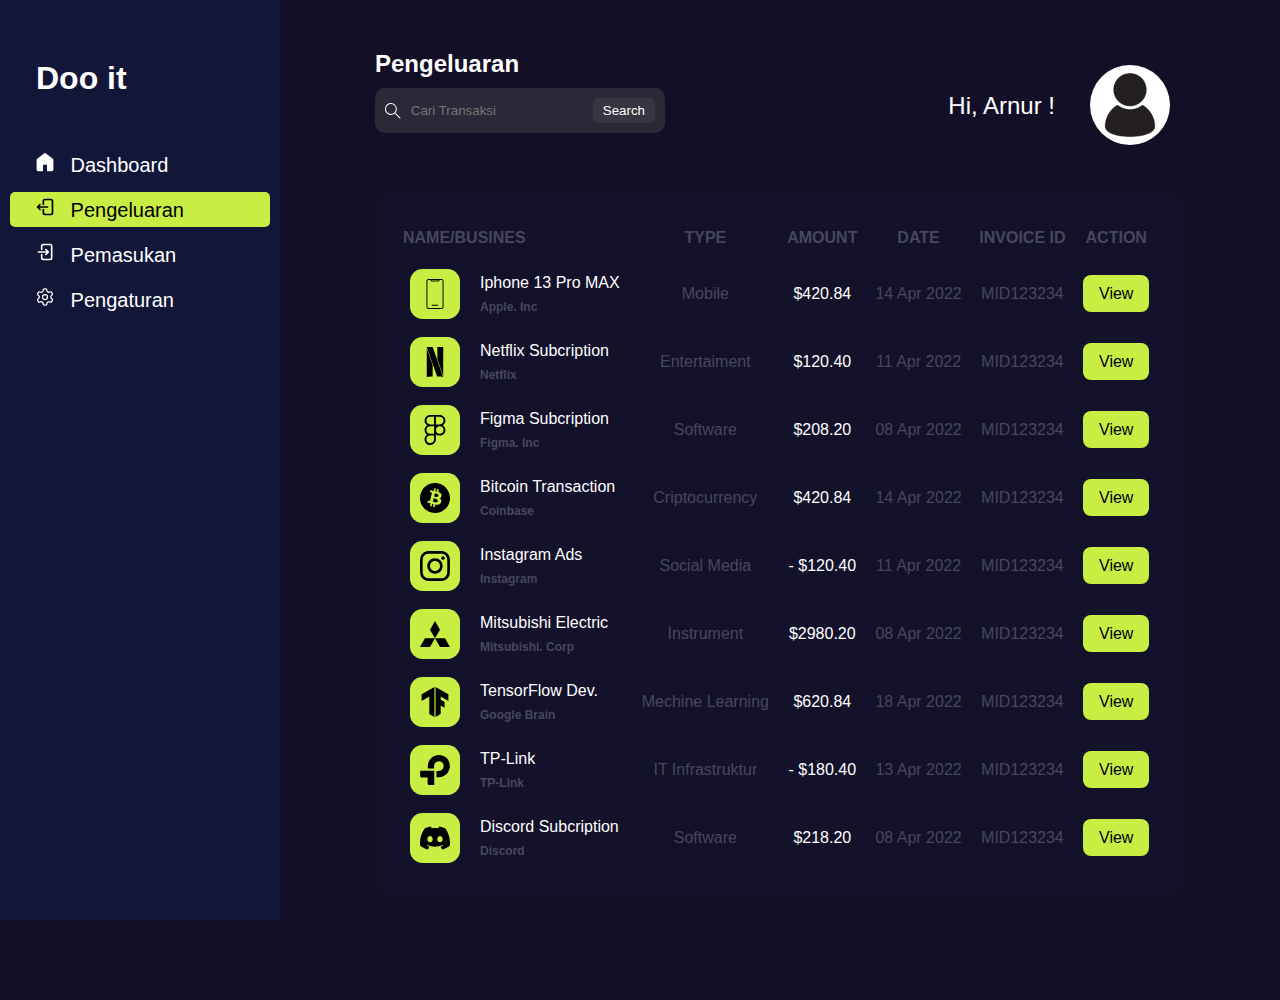
<file: expenses.html>
<!DOCTYPE html>
<html lang="en">
<head>
  <meta charset="UTF-8">
  <meta http-equiv="X-UA-Compatible" content="IE=edge">
  <meta name="viewport" content="width=device-width, initial-scale=1.0">
  <link rel="stylesheet" href="style.css">
  <title>Expences | Doo it</title>
</head>
<body>
  <div class="container">
    <!-- navbar -->
    <nav class="navbar">
      <h4 class="brand-big">Doo it</h4>
      <ul id="navbar">
        <li class="nav-link"><a href="index.html">
          <svg xmlns="http://www.w3.org/2000/svg" viewBox="0 0 25 25"><path d="M23 9.99V22a2.006 2.006 0 0 1-2 2h-6v-8h-5v8H4a2.006 2.006 0 0 1-2-2V9.99a1.999 1.999 0 0 1 .79-1.59L12.5 1l9.71 7.4A1.999 1.999 0 0 1 23 9.99z"/></svg>
          Dashboard</a></li>
        <li class="nav-link active"><a href="expenses.html">
          <svg xmlns="http://www.w3.org/2000/svg" viewBox="0 0 24 24"><path d="M19 2h-7a3 3 0 0 0-3 3v4a1 1 0 0 0 2 0V5a1 1 0 0 1 1-1h7a1 1 0 0 1 1 1v14a1 1 0 0 1-1 1h-7a1 1 0 0 1-1-1v-4a1 1 0 0 0-2 0v4a3 3 0 0 0 3 3h7a3 3 0 0 0 3-3V5a3 3 0 0 0-3-3z"/><path d="M5.414 13H15a1 1 0 0 0 0-2H5.414l1.293-1.293a1 1 0 0 0-1.414-1.414l-3 3a1 1 0 0 0 0 1.416l3 3a1 1 0 1 0 1.414-1.414z"/></svg>
          Pengeluaran</a></li>
        <li class="nav-link"><a href="income.html">
          <svg xmlns="http://www.w3.org/2000/svg" viewBox="0 0 24 24"><path d="M18 2h-8a3 3 0 0 0-3 3v4a1 1 0 0 0 2 0V5a1 1 0 0 1 1-1h8a1 1 0 0 1 1 1v14a1 1 0 0 1-1 1h-8a1 1 0 0 1-1-1v-4a1 1 0 0 0-2 0v4a3 3 0 0 0 3 3h8a3 3 0 0 0 3-3V5a3 3 0 0 0-3-3z"/><path d="M12.293 14.293a1 1 0 0 0 1.414 1.414l3-3a1 1 0 0 0 0-1.416l-3-3a1 1 0 0 0-1.414 1.414L13.586 11H4a1 1 0 0 0 0 2h9.586z"/></svg>
          Pemasukan</a></li>
        <li class="nav-link"><a href="settings.html">
          <svg xmlns="http://www.w3.org/2000/svg" viewBox="0 0 32 32"><path class="cls-1" d="m27.92 18.46-1.14-.92a.86.86 0 0 1-.31-.65V15.2a.83.83 0 0 1 .31-.65l1.11-.89a2.86 2.86 0 0 0 .65-3.66l-1.12-1.88a2.76 2.76 0 0 0-3.21-1.22l-1.82.58a.73.73 0 0 1-.64-.09l-1.23-.81a.8.8 0 0 1-.36-.58l-.24-1.6A2.77 2.77 0 0 0 17.18 2h-2.25a2.79 2.79 0 0 0-2.77 2.51L12 6a.8.8 0 0 1-.41.63L10 7.48a.79.79 0 0 1-.67 0L8.08 7a2.75 2.75 0 0 0-3.46 1.1L3.48 10a2.84 2.84 0 0 0 .57 3.64l1.35 1.11a.87.87 0 0 1 .29.62v1.27a.87.87 0 0 1-.28.65L4 18.61a2.85 2.85 0 0 0-.57 3.52l1 1.84a2.77 2.77 0 0 0 3.42 1.22l1.62-.63a.73.73 0 0 1 .66.05l1.4.84a.76.76 0 0 1 .38.55l.32 1.66A2.81 2.81 0 0 0 15 29.94h2.15a2.79 2.79 0 0 0 2.75-2.39l.26-1.65a.85.85 0 0 1 .4-.6l1.3-.74a.78.78 0 0 1 .65 0l1.64.63a2.76 2.76 0 0 0 3.37-1.2l1.08-1.83a2.86 2.86 0 0 0-.68-3.7zm-1.07 2.64-1.08 1.83a.78.78 0 0 1-.94.34l-1.64-.63a2.77 2.77 0 0 0-2.35.19l-1.3.74a2.81 2.81 0 0 0-1.39 2l-.26 1.66a.78.78 0 0 1-.77.69H15a.79.79 0 0 1-.77-.66l-.32-1.66a2.81 2.81 0 0 0-1.33-1.89l-1.4-.84a2.73 2.73 0 0 0-1.41-.39 2.91 2.91 0 0 0-1 .19l-1.62.64a.77.77 0 0 1-1-.35l-1-1.84a.84.84 0 0 1 .16-1l1.48-1.32a2.87 2.87 0 0 0 .94-2.17v-1.27a2.9 2.9 0 0 0-1-2.11l-1.37-1.17A.85.85 0 0 1 5.19 11l1.14-1.86a.76.76 0 0 1 1-.32l1.25.53A2.72 2.72 0 0 0 11 9.23l1.61-.89A2.81 2.81 0 0 0 14 6.17l.16-1.46a.79.79 0 0 1 .77-.71h2.24a.79.79 0 0 1 .78.7l.23 1.61a2.85 2.85 0 0 0 1.24 2l1.23.8a2.72 2.72 0 0 0 2.35.27l1.82-.57a.76.76 0 0 1 .89.34L26.83 11a.86.86 0 0 1-.19 1.09l-1.11.91a2.84 2.84 0 0 0-1.06 2.22v1.69a2.81 2.81 0 0 0 1.05 2.2l1.14.92a.86.86 0 0 1 .19 1.07z"/><path class="cls-1" d="M16 11a5 5 0 1 0 5 5 5 5 0 0 0-5-5zm0 8a3 3 0 1 1 3-3 3 3 0 0 1-3 3.07z"/></g></svg>
          Pengaturan</a></li>
        
      </ul>
    </nav>
    <main>
      <section class="expenses" id="pengeluaran">
        <header>
          <div>
            <h2>Pengeluaran</h2>
            <form>
              <div class="search-container">
                <svg xmlns="http://www.w3.org/2000/svg" width="24px" height="24px" viewBox="0 0 32 32">
                  <path d="M21.15 19.74a12 12 0 1 0-1.41 1.41l10.55 10.56 1.41-1.41zM12 22a10 10 0 1 1 10-10 10 10 0 0 1-10 10z" data-name="49-Search"/>
                </svg>
                <input type="text" placeholder="Cari Transaksi" name="search">
                <button type="submit">Search</button>
              </div>
            </form>            
          </div>
          <a class="main-profile" href="">
            <span class="user">Hi, Arnur !</span>
            <img src="assest/profilewebp.webp" alt="">              
          </a>
        </header>
        <div class="container-card">
          <table id="transaction">
            <tr>
              <th>NAME/BUSINES</th>
              <th class="column-center">TYPE</th>
              <th class="column-center">AMOUNT</th>
              <th class="column-center">DATE</th>
              <th class="column-center">INVOICE ID</th>
              <th class="column-center">ACTION</th>
            </tr>
            <tr>
              <td id="busines">
                <svg data-name="Layer 1" xmlns="http://www.w3.org/2000/svg" viewBox="0 0 120 120"><path d="M85.81 120H34.19a8.39 8.39 0 0 1-8.38-8.39V8.39A8.39 8.39 0 0 1 34.19 0h51.62a8.39 8.39 0 0 1 8.38 8.39v103.22a8.39 8.39 0 0 1-8.38 8.39zM34.19 3.87a4.52 4.52 0 0 0-4.51 4.52v103.22a4.52 4.52 0 0 0 4.51 4.52h51.62a4.52 4.52 0 0 0 4.51-4.52V8.39a4.52 4.52 0 0 0-4.51-4.52z"/><path d="M73.7 10.32H46.3L39.28 3.3 42.01.57l5.89 5.88h24.2L77.99.57l2.73 2.73-7.02 7.02zM47.1 103.23h25.81v3.87H47.1z"/></svg>                
                <div>
                  <span>Iphone 13 Pro MAX</span>
                  <span class="corp"><b>Apple. Inc</b></span>
                </div>
              </td>
              <td class="column-center">Mobile</td>
              <td class="column-center" id="amount">$420.84</td>
              <td class="column-center">14 Apr 2022</td>
              <td class="column-center">MID123234</td>
              <td class="column-center" id="action"><a href="#">View</a></td>
            </tr>
            <tr>
              <td id="busines">
                <svg role="img" viewBox="0 0 24 24" xmlns="http://www.w3.org/2000/svg"><title>Netflix</title><path d="M5.398 0v.006c3.028 8.556 5.37 15.175 8.348 23.596 2.344.058 4.85.398 4.854.398-2.8-7.924-5.923-16.747-8.487-24zm8.489 0v9.63L18.6 22.951c-.043-7.86-.004-15.913.002-22.95zM5.398 1.05V24c1.873-.225 2.81-.312 4.715-.398v-9.22z"/></svg>                
                <div>
                  <span>Netflix Subcription</span>
                  <span class="corp"><b>Netflix</b></span>
                </div>
              </td>
              <td class="column-center">Entertaiment</td>
              <td class="column-center" id="amount">$120.40</td>
              <td class="column-center">11 Apr 2022</td>
              <td class="column-center">MID123234</td>
              <td class="column-center" id="action"><a href="#">View</a></td>
            </tr>
            <tr>
              <td id="busines">
                <svg role="img" viewBox="0 0 24 24" xmlns="http://www.w3.org/2000/svg"><title>Figma</title><path d="M15.852 8.981h-4.588V0h4.588c2.476 0 4.49 2.014 4.49 4.49s-2.014 4.491-4.49 4.491zM12.735 7.51h3.117c1.665 0 3.019-1.355 3.019-3.019s-1.355-3.019-3.019-3.019h-3.117V7.51zm0 1.471H8.148c-2.476 0-4.49-2.014-4.49-4.49S5.672 0 8.148 0h4.588v8.981zm-4.587-7.51c-1.665 0-3.019 1.355-3.019 3.019s1.354 3.02 3.019 3.02h3.117V1.471H8.148zm4.587 15.019H8.148c-2.476 0-4.49-2.014-4.49-4.49s2.014-4.49 4.49-4.49h4.588v8.98zM8.148 8.981c-1.665 0-3.019 1.355-3.019 3.019s1.355 3.019 3.019 3.019h3.117V8.981H8.148zM8.172 24c-2.489 0-4.515-2.014-4.515-4.49s2.014-4.49 4.49-4.49h4.588v4.441c0 2.503-2.047 4.539-4.563 4.539zm-.024-7.51a3.023 3.023 0 0 0-3.019 3.019c0 1.665 1.365 3.019 3.044 3.019 1.705 0 3.093-1.376 3.093-3.068v-2.97H8.148zm7.704 0h-.098c-2.476 0-4.49-2.014-4.49-4.49s2.014-4.49 4.49-4.49h.098c2.476 0 4.49 2.014 4.49 4.49s-2.014 4.49-4.49 4.49zm-.097-7.509c-1.665 0-3.019 1.355-3.019 3.019s1.355 3.019 3.019 3.019h.098c1.665 0 3.019-1.355 3.019-3.019s-1.355-3.019-3.019-3.019h-.098z"/></svg>                
                <div>
                  <span>Figma Subcription</span>
                  <span class="corp"><b>Figma. Inc</b></span>
                </div>
              </td>
              <td class="column-center">Software</td>
              <td class="column-center" id="amount">$208.20</td>
              <td class="column-center">08 Apr 2022</td>
              <td class="column-center">MID123234</td>
              <td class="column-center" id="action"><a href="#">View</a></td>
            </tr>
            <tr>
              <td id="busines">
                <svg role="img" viewBox="0 0 24 24" xmlns="http://www.w3.org/2000/svg"><title>Bitcoin</title><path d="M23.638 14.904c-1.602 6.43-8.113 10.34-14.542 8.736C2.67 22.05-1.244 15.525.362 9.105 1.962 2.67 8.475-1.243 14.9.358c6.43 1.605 10.342 8.115 8.738 14.548v-.002zm-6.35-4.613c.24-1.59-.974-2.45-2.64-3.03l.54-2.153-1.315-.33-.525 2.107c-.345-.087-.705-.167-1.064-.25l.526-2.127-1.32-.33-.54 2.165c-.285-.067-.565-.132-.84-.2l-1.815-.45-.35 1.407s.975.225.955.236c.535.136.63.486.615.766l-1.477 5.92c-.075.166-.24.406-.614.314.015.02-.96-.24-.96-.24l-.66 1.51 1.71.426.93.242-.54 2.19 1.32.327.54-2.17c.36.1.705.19 1.05.273l-.51 2.154 1.32.33.545-2.19c2.24.427 3.93.257 4.64-1.774.57-1.637-.03-2.58-1.217-3.196.854-.193 1.5-.76 1.68-1.93h.01zm-3.01 4.22c-.404 1.64-3.157.75-4.05.53l.72-2.9c.896.23 3.757.67 3.33 2.37zm.41-4.24c-.37 1.49-2.662.735-3.405.55l.654-2.64c.744.18 3.137.524 2.75 2.084v.006z"/></svg>               
                <div>
                  <span>Bitcoin Transaction</span>
                  <span class="corp"><b>Coinbase</b></span>
                </div>
              </td>
              <td class="column-center">Criptocurrency</td>
              <td class="column-center" id="amount">$420.84</td>
              <td class="column-center">14 Apr 2022</td>
              <td class="column-center">MID123234</td>
              <td class="column-center" id="action"><a href="#">View</a></td>
            </tr>
            <tr>
              <td id="busines">
                <svg role="img" viewBox="0 0 24 24" xmlns="http://www.w3.org/2000/svg"><title>Instagram</title><path d="M12 0C8.74 0 8.333.015 7.053.072 5.775.132 4.905.333 4.14.63c-.789.306-1.459.717-2.126 1.384S.935 3.35.63 4.14C.333 4.905.131 5.775.072 7.053.012 8.333 0 8.74 0 12s.015 3.667.072 4.947c.06 1.277.261 2.148.558 2.913.306.788.717 1.459 1.384 2.126.667.666 1.336 1.079 2.126 1.384.766.296 1.636.499 2.913.558C8.333 23.988 8.74 24 12 24s3.667-.015 4.947-.072c1.277-.06 2.148-.262 2.913-.558.788-.306 1.459-.718 2.126-1.384.666-.667 1.079-1.335 1.384-2.126.296-.765.499-1.636.558-2.913.06-1.28.072-1.687.072-4.947s-.015-3.667-.072-4.947c-.06-1.277-.262-2.149-.558-2.913-.306-.789-.718-1.459-1.384-2.126C21.319 1.347 20.651.935 19.86.63c-.765-.297-1.636-.499-2.913-.558C15.667.012 15.26 0 12 0zm0 2.16c3.203 0 3.585.016 4.85.071 1.17.055 1.805.249 2.227.415.562.217.96.477 1.382.896.419.42.679.819.896 1.381.164.422.36 1.057.413 2.227.057 1.266.07 1.646.07 4.85s-.015 3.585-.074 4.85c-.061 1.17-.256 1.805-.421 2.227-.224.562-.479.96-.899 1.382-.419.419-.824.679-1.38.896-.42.164-1.065.36-2.235.413-1.274.057-1.649.07-4.859.07-3.211 0-3.586-.015-4.859-.074-1.171-.061-1.816-.256-2.236-.421-.569-.224-.96-.479-1.379-.899-.421-.419-.69-.824-.9-1.38-.165-.42-.359-1.065-.42-2.235-.045-1.26-.061-1.649-.061-4.844 0-3.196.016-3.586.061-4.861.061-1.17.255-1.814.42-2.234.21-.57.479-.96.9-1.381.419-.419.81-.689 1.379-.898.42-.166 1.051-.361 2.221-.421 1.275-.045 1.65-.06 4.859-.06l.045.03zm0 3.678c-3.405 0-6.162 2.76-6.162 6.162 0 3.405 2.76 6.162 6.162 6.162 3.405 0 6.162-2.76 6.162-6.162 0-3.405-2.76-6.162-6.162-6.162zM12 16c-2.21 0-4-1.79-4-4s1.79-4 4-4 4 1.79 4 4-1.79 4-4 4zm7.846-10.405c0 .795-.646 1.44-1.44 1.44-.795 0-1.44-.646-1.44-1.44 0-.794.646-1.439 1.44-1.439.793-.001 1.44.645 1.44 1.439z"/></svg>              
                <div>
                  <span>Instagram Ads</span>
                  <span class="corp"><b>Instagram</b></span>
                </div>
              </td>
              <td class="column-center">Social Media</td>
              <td class="column-center" id="amount">- $120.40</td>
              <td class="column-center">11 Apr 2022</td>
              <td class="column-center">MID123234</td>
              <td class="column-center" id="action"><a href="#">View</a></td>
            </tr>
            <tr>
              <td id="busines">
                <svg role="img" viewBox="0 0 24 24" xmlns="http://www.w3.org/2000/svg"><title>Mitsubishi</title><path d="M8 22.38H0l4-6.92h8zm8 0h8l-4-6.92h-8zm0-13.84l-4-6.92-4 6.92 4 6.92Z"/></svg>             
                <div>
                  <span>Mitsubishi Electric</span>
                  <span class="corp"><b>Mitsubishi. Corp</b></span>
                </div>
              </td>
              <td class="column-center">Instrument</td>
              <td class="column-center" id="amount">$2980.20</td>
              <td class="column-center">08 Apr 2022</td>
              <td class="column-center">MID123234</td>
              <td class="column-center" id="action"><a href="#">View</a></td>
            </tr>
            <tr>
              <td id="busines">
                <svg role="img" viewBox="0 0 24 24" xmlns="http://www.w3.org/2000/svg"><title>TensorFlow</title><path d="M1.292 5.856L11.54 0v24l-4.095-2.378V7.603l-6.168 3.564.015-5.31zm21.43 5.311l-.014-5.31L12.46 0v24l4.095-2.378V14.87l3.092 1.788-.018-4.618-3.074-1.756V7.603l6.168 3.564z"/></svg>             
                <div>
                  <span>TensorFlow Dev.</span>
                  <span class="corp"><b>Google Brain</b></span>
                </div>
              </td>
              <td class="column-center">Mechine Learning</td>
              <td class="column-center" id="amount">$620.84</td>
              <td class="column-center">18 Apr 2022</td>
              <td class="column-center">MID123234</td>
              <td class="column-center" id="action"><a href="#">View</a></td>
            </tr>
            <tr>
              <td id="busines">
                <svg role="img" viewBox="0 0 24 24" xmlns="http://www.w3.org/2000/svg"><title>TP-Link</title><path d="M15.185 0C10.218 0 6.25 3.984 6.25 8.903V10.8h4.99V8.903c0-2.135 1.736-3.863 3.946-3.863 2.187 0 3.708 1.536 3.708 3.815 0 2.257-1.64 3.912-3.827 3.912h-1.878v5.039h1.878c4.874 0 8.819-4.007 8.819-8.952C23.885 3.72 20.2 0 15.185 0zM.115 12.6v4.103c0 .624.523 1.248 1.236 1.248h4.753v4.801c0 .624.523 1.248 1.236 1.248h4.065V12.6Z"/></svg>               
                <div>
                  <span>TP-Link</span>
                  <span class="corp"><b>TP-Link</b></span>
                </div>
              </td>
              <td class="column-center">IT Infrastruktur</td>
              <td class="column-center" id="amount">- $180.40</td>
              <td class="column-center">13 Apr 2022</td>
              <td class="column-center">MID123234</td>
              <td class="column-center" id="action"><a href="#">View</a></td>
            </tr>
            <tr>
              <td id="busines">
                <svg role="img" viewBox="0 0 24 24" xmlns="http://www.w3.org/2000/svg"><title>Discord</title><path d="M20.317 4.3698a19.7913 19.7913 0 00-4.8851-1.5152.0741.0741 0 00-.0785.0371c-.211.3753-.4447.8648-.6083 1.2495-1.8447-.2762-3.68-.2762-5.4868 0-.1636-.3933-.4058-.8742-.6177-1.2495a.077.077 0 00-.0785-.037 19.7363 19.7363 0 00-4.8852 1.515.0699.0699 0 00-.0321.0277C.5334 9.0458-.319 13.5799.0992 18.0578a.0824.0824 0 00.0312.0561c2.0528 1.5076 4.0413 2.4228 5.9929 3.0294a.0777.0777 0 00.0842-.0276c.4616-.6304.8731-1.2952 1.226-1.9942a.076.076 0 00-.0416-.1057c-.6528-.2476-1.2743-.5495-1.8722-.8923a.077.077 0 01-.0076-.1277c.1258-.0943.2517-.1923.3718-.2914a.0743.0743 0 01.0776-.0105c3.9278 1.7933 8.18 1.7933 12.0614 0a.0739.0739 0 01.0785.0095c.1202.099.246.1981.3728.2924a.077.077 0 01-.0066.1276 12.2986 12.2986 0 01-1.873.8914.0766.0766 0 00-.0407.1067c.3604.698.7719 1.3628 1.225 1.9932a.076.076 0 00.0842.0286c1.961-.6067 3.9495-1.5219 6.0023-3.0294a.077.077 0 00.0313-.0552c.5004-5.177-.8382-9.6739-3.5485-13.6604a.061.061 0 00-.0312-.0286zM8.02 15.3312c-1.1825 0-2.1569-1.0857-2.1569-2.419 0-1.3332.9555-2.4189 2.157-2.4189 1.2108 0 2.1757 1.0952 2.1568 2.419 0 1.3332-.9555 2.4189-2.1569 2.4189zm7.9748 0c-1.1825 0-2.1569-1.0857-2.1569-2.419 0-1.3332.9554-2.4189 2.1569-2.4189 1.2108 0 2.1757 1.0952 2.1568 2.419 0 1.3332-.946 2.4189-2.1568 2.4189Z"/></svg>            
                <div>
                  <span>Discord Subcription</span>
                  <span class="corp"><b>Discord</b></span>
                </div>
              </td>
              <td class="column-center">Software</td>
              <td class="column-center" id="amount">$218.20</td>
              <td class="column-center">08 Apr 2022</td>
              <td class="column-center">MID123234</td>
              <td class="column-center" id="action"><a href="#">View</a></td>
            </tr>
          </table>
        </div>
      </section>
    </main>
  </div>
</body>
</html>
</file>
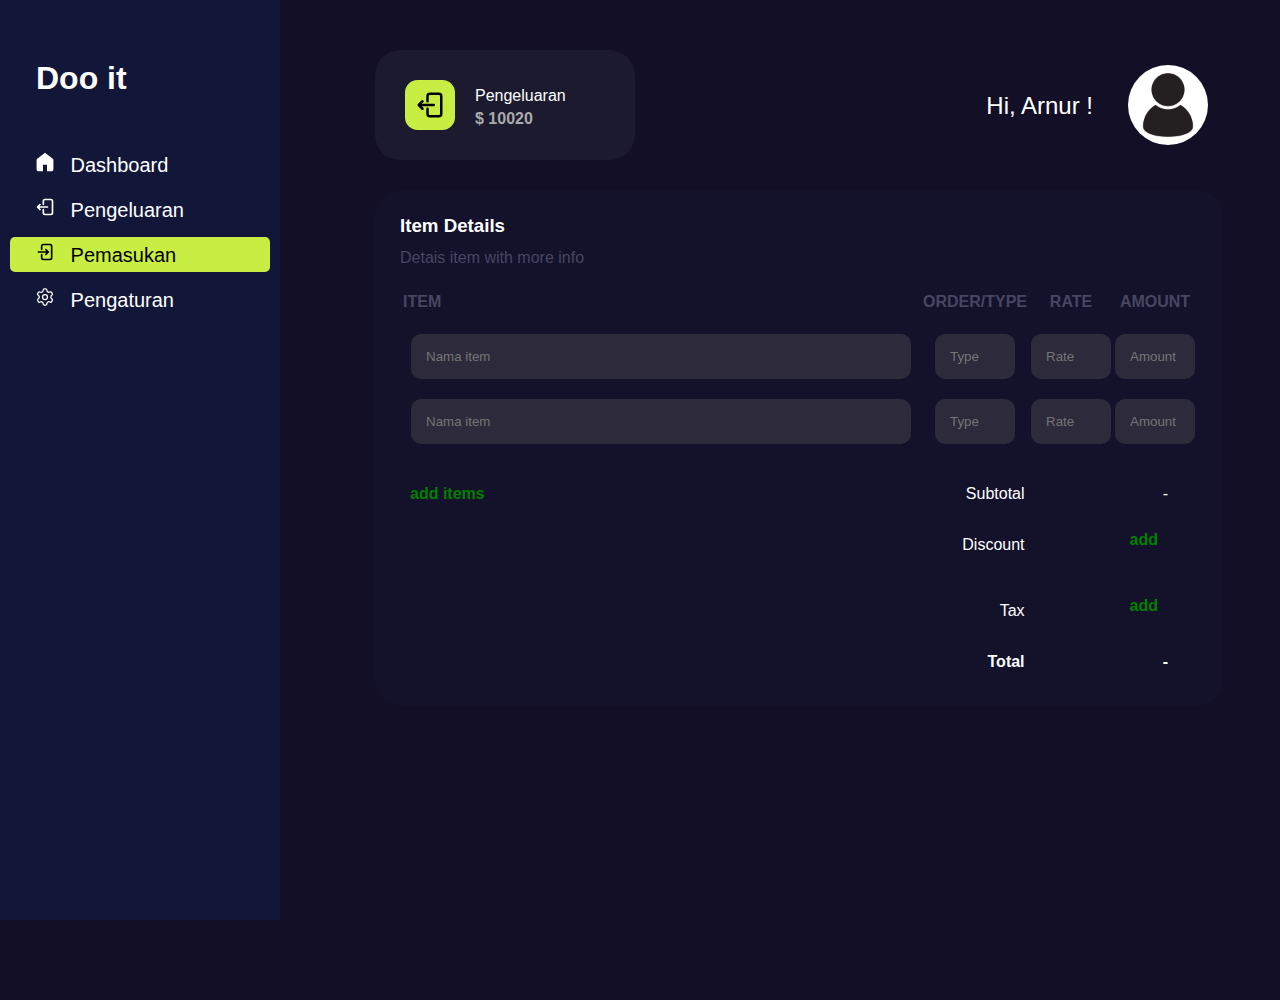
<file: income.html>
<!DOCTYPE html>
<html lang="en">
<head>
  <meta charset="UTF-8">
  <meta http-equiv="X-UA-Compatible" content="IE=edge">
  <meta name="viewport" content="width=device-width, initial-scale=1.0">
  <link rel="stylesheet" href="style.css">
  <title>Income | Doo it</title>
</head>
<body>
  <div class="container">
  <!-- navbar -->
  <nav class="navbar">
    <h4 class="brand-big">Doo it</h4>
    <ul id="navbar">
      <li class="nav-link"><a href="index.html">
        <svg xmlns="http://www.w3.org/2000/svg" viewBox="0 0 25 25"><path d="M23 9.99V22a2.006 2.006 0 0 1-2 2h-6v-8h-5v8H4a2.006 2.006 0 0 1-2-2V9.99a1.999 1.999 0 0 1 .79-1.59L12.5 1l9.71 7.4A1.999 1.999 0 0 1 23 9.99z"/></svg>
        Dashboard</a></li>
      <li class="nav-link"><a href="expenses.html">
        <svg xmlns="http://www.w3.org/2000/svg" viewBox="0 0 24 24"><path d="M19 2h-7a3 3 0 0 0-3 3v4a1 1 0 0 0 2 0V5a1 1 0 0 1 1-1h7a1 1 0 0 1 1 1v14a1 1 0 0 1-1 1h-7a1 1 0 0 1-1-1v-4a1 1 0 0 0-2 0v4a3 3 0 0 0 3 3h7a3 3 0 0 0 3-3V5a3 3 0 0 0-3-3z"/><path d="M5.414 13H15a1 1 0 0 0 0-2H5.414l1.293-1.293a1 1 0 0 0-1.414-1.414l-3 3a1 1 0 0 0 0 1.416l3 3a1 1 0 1 0 1.414-1.414z"/></svg>
        Pengeluaran</a></li>
      <li class="nav-link active"><a href="income.html">
        <svg xmlns="http://www.w3.org/2000/svg" viewBox="0 0 24 24"><path d="M18 2h-8a3 3 0 0 0-3 3v4a1 1 0 0 0 2 0V5a1 1 0 0 1 1-1h8a1 1 0 0 1 1 1v14a1 1 0 0 1-1 1h-8a1 1 0 0 1-1-1v-4a1 1 0 0 0-2 0v4a3 3 0 0 0 3 3h8a3 3 0 0 0 3-3V5a3 3 0 0 0-3-3z"/><path d="M12.293 14.293a1 1 0 0 0 1.414 1.414l3-3a1 1 0 0 0 0-1.416l-3-3a1 1 0 0 0-1.414 1.414L13.586 11H4a1 1 0 0 0 0 2h9.586z"/></svg>
        Pemasukan</a></li>
      <li class="nav-link"><a href="settings.html">
        <svg xmlns="http://www.w3.org/2000/svg" viewBox="0 0 32 32"><path class="cls-1" d="m27.92 18.46-1.14-.92a.86.86 0 0 1-.31-.65V15.2a.83.83 0 0 1 .31-.65l1.11-.89a2.86 2.86 0 0 0 .65-3.66l-1.12-1.88a2.76 2.76 0 0 0-3.21-1.22l-1.82.58a.73.73 0 0 1-.64-.09l-1.23-.81a.8.8 0 0 1-.36-.58l-.24-1.6A2.77 2.77 0 0 0 17.18 2h-2.25a2.79 2.79 0 0 0-2.77 2.51L12 6a.8.8 0 0 1-.41.63L10 7.48a.79.79 0 0 1-.67 0L8.08 7a2.75 2.75 0 0 0-3.46 1.1L3.48 10a2.84 2.84 0 0 0 .57 3.64l1.35 1.11a.87.87 0 0 1 .29.62v1.27a.87.87 0 0 1-.28.65L4 18.61a2.85 2.85 0 0 0-.57 3.52l1 1.84a2.77 2.77 0 0 0 3.42 1.22l1.62-.63a.73.73 0 0 1 .66.05l1.4.84a.76.76 0 0 1 .38.55l.32 1.66A2.81 2.81 0 0 0 15 29.94h2.15a2.79 2.79 0 0 0 2.75-2.39l.26-1.65a.85.85 0 0 1 .4-.6l1.3-.74a.78.78 0 0 1 .65 0l1.64.63a2.76 2.76 0 0 0 3.37-1.2l1.08-1.83a2.86 2.86 0 0 0-.68-3.7zm-1.07 2.64-1.08 1.83a.78.78 0 0 1-.94.34l-1.64-.63a2.77 2.77 0 0 0-2.35.19l-1.3.74a2.81 2.81 0 0 0-1.39 2l-.26 1.66a.78.78 0 0 1-.77.69H15a.79.79 0 0 1-.77-.66l-.32-1.66a2.81 2.81 0 0 0-1.33-1.89l-1.4-.84a2.73 2.73 0 0 0-1.41-.39 2.91 2.91 0 0 0-1 .19l-1.62.64a.77.77 0 0 1-1-.35l-1-1.84a.84.84 0 0 1 .16-1l1.48-1.32a2.87 2.87 0 0 0 .94-2.17v-1.27a2.9 2.9 0 0 0-1-2.11l-1.37-1.17A.85.85 0 0 1 5.19 11l1.14-1.86a.76.76 0 0 1 1-.32l1.25.53A2.72 2.72 0 0 0 11 9.23l1.61-.89A2.81 2.81 0 0 0 14 6.17l.16-1.46a.79.79 0 0 1 .77-.71h2.24a.79.79 0 0 1 .78.7l.23 1.61a2.85 2.85 0 0 0 1.24 2l1.23.8a2.72 2.72 0 0 0 2.35.27l1.82-.57a.76.76 0 0 1 .89.34L26.83 11a.86.86 0 0 1-.19 1.09l-1.11.91a2.84 2.84 0 0 0-1.06 2.22v1.69a2.81 2.81 0 0 0 1.05 2.2l1.14.92a.86.86 0 0 1 .19 1.07z"/><path class="cls-1" d="M16 11a5 5 0 1 0 5 5 5 5 0 0 0-5-5zm0 8a3 3 0 1 1 3-3 3 3 0 0 1-3 3.07z"/></g></svg>
        Pengaturan</a></li>
      
    </ul>
  </nav>
  <main>
    <!-- Pemasukan -->
    <section id="pemasukan">
      <header>
        <div class="widget">
          <svg xmlns="http://www.w3.org/2000/svg" viewBox="0 0 24 24"><path d="M19 2h-7a3 3 0 0 0-3 3v4a1 1 0 0 0 2 0V5a1 1 0 0 1 1-1h7a1 1 0 0 1 1 1v14a1 1 0 0 1-1 1h-7a1 1 0 0 1-1-1v-4a1 1 0 0 0-2 0v4a3 3 0 0 0 3 3h7a3 3 0 0 0 3-3V5a3 3 0 0 0-3-3z"/><path d="M5.414 13H15a1 1 0 0 0 0-2H5.414l1.293-1.293a1 1 0 0 0-1.414-1.414l-3 3a1 1 0 0 0 0 1.416l3 3a1 1 0 1 0 1.414-1.414z"/></svg>
          <div>
            <span>Pengeluaran</span>
            <span class="value"><b>$ 10020</b></span>
          </div>            
        </div>
        <a class="main-profile" href="">
          <span class="user">Hi, Arnur !</span>
          <img src="assest/profilewebp.webp" alt="">              
        </a>
      </header>
      <div class="add-items">
        <h3>Item Details</h3>
        <p class="description">Detais item with more info</p>
        <table id="items">
          <tr>
            <th>ITEM</th>
            <th class="column-center">ORDER/TYPE</th>
            <th class="column-center">RATE</th>
            <th class="column-center">AMOUNT</th>
          </tr>
          <tr>
            <td>
              <div id="item-input">
                <input type="text" placeholder="Nama item" name="input">
              </div>
            </td>
            <td>
              <div class="input-container">
                <input type="text" placeholder="Type" name="input">
              </div>
            </td>
            <td>
              <div class="input-container">
                <input type="text" placeholder="Rate" name="input">
              </div>
            </td>              
            <td>
              <div class="input-container">
                <input type="text" placeholder="Amount" name="input">
              </div>
            </td>              
          </tr>
          <tr>
            <td>
              <div id="item-input">
                <input type="text" placeholder="Nama item" name="input">
              </div>
            </td>
            <td>
              <div class="input-container">
                <input type="text" placeholder="Type" name="input">
              </div>
            </td>
            <td>
              <div class="input-container">
                <input type="text" placeholder="Rate" name="input">
              </div>
            </td>              
            <td>
              <div class="input-container">
                <input type="text" placeholder="Amount" name="input">
              </div>
            </td>              
          </tr>            
        </table>
        <div class="items-value">
          <a href="#" class="btn-add"><strong>add items</strong></a>
          <table class="table-value">
            <tr>
              <td>Subtotal</td>
              <td id="total">-</td>
            </tr>
            <tr>
              <td>Discount</td>
              <td id="total"><a href="#" class="btn-add"><strong>add</strong></a></td>
            </tr>
            <tr>
              <td>Tax</td>
              <td id="total"><a href="#" class="btn-add"><strong>add</strong></a></td>
            </tr>
            <tr>
              <td><strong>Total</strong></td>
              <td id="total"><strong>-</strong></td>
            </tr>
          </table>
        </div>      
      </div>
    </section>
  </main>
  </div>

  <script src="script.js"></script>
</body>
</html>
</file>
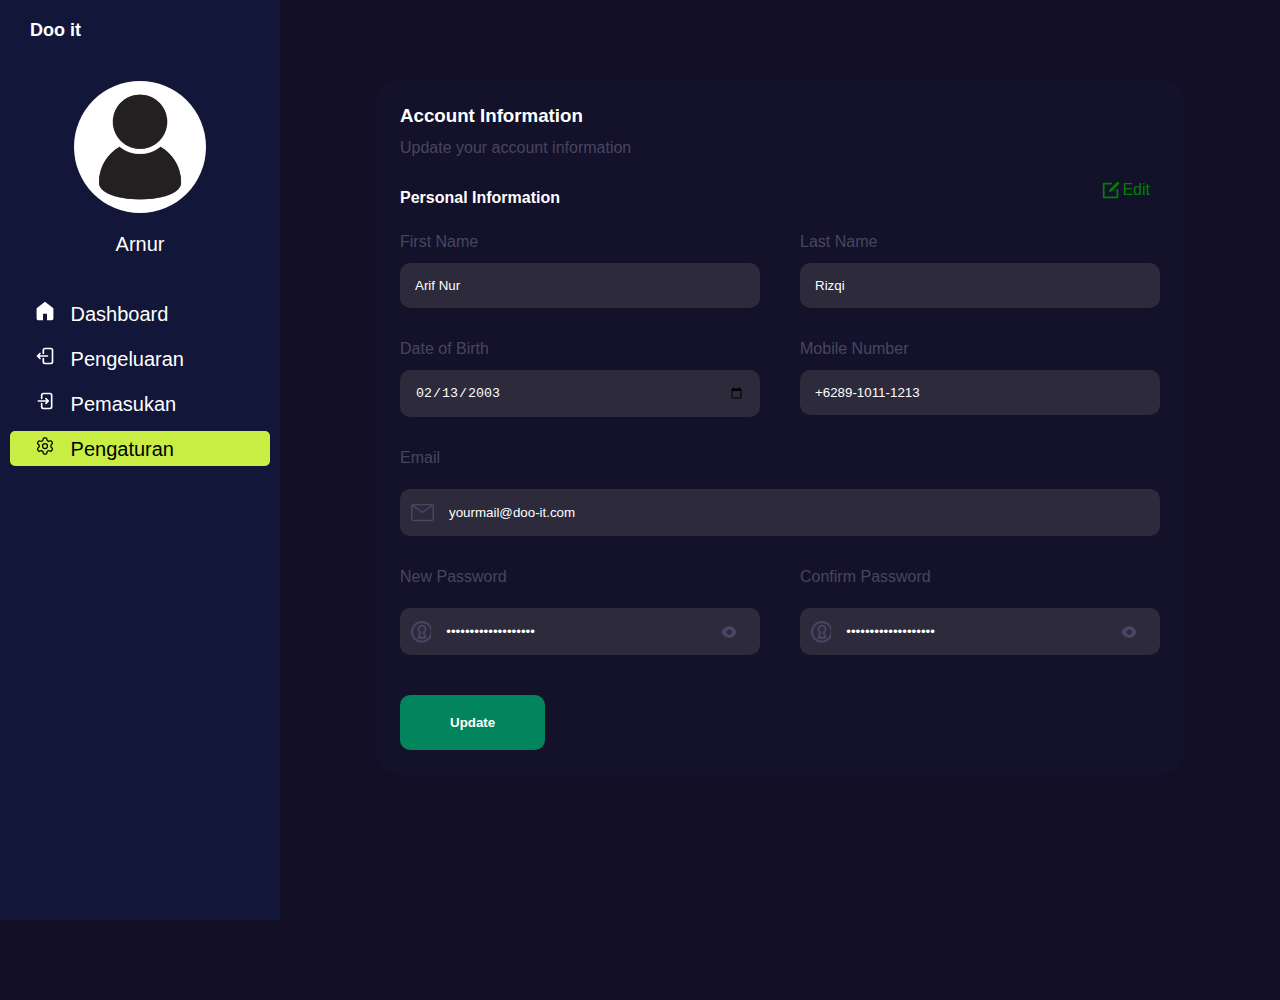
<file: settings.html>
<!DOCTYPE html>
<html lang="en">
<head>
  <meta charset="UTF-8">
  <meta http-equiv="X-UA-Compatible" content="IE=edge">
  <meta name="viewport" content="width=device-width, initial-scale=1.0">
  <link rel="stylesheet" href="style.css">
  <title>Income | Doo it</title>
</head>
<body>
  <div class="container">
  <!-- navbar -->
  <nav class="navbar">
    <h4 class="brand">Doo it</h4>
    <div class="profile">
      <img src="assest/profilewebp.webp" alt="">
      <span>Arnur</span>
    </div>
    <ul id="navbar">
      <li class="nav-link"><a href="index.html">
        <svg xmlns="http://www.w3.org/2000/svg" viewBox="0 0 25 25"><path d="M23 9.99V22a2.006 2.006 0 0 1-2 2h-6v-8h-5v8H4a2.006 2.006 0 0 1-2-2V9.99a1.999 1.999 0 0 1 .79-1.59L12.5 1l9.71 7.4A1.999 1.999 0 0 1 23 9.99z"/></svg>
        Dashboard</a></li>
      <li class="nav-link"><a href="expenses.html">
        <svg xmlns="http://www.w3.org/2000/svg" viewBox="0 0 24 24"><path d="M19 2h-7a3 3 0 0 0-3 3v4a1 1 0 0 0 2 0V5a1 1 0 0 1 1-1h7a1 1 0 0 1 1 1v14a1 1 0 0 1-1 1h-7a1 1 0 0 1-1-1v-4a1 1 0 0 0-2 0v4a3 3 0 0 0 3 3h7a3 3 0 0 0 3-3V5a3 3 0 0 0-3-3z"/><path d="M5.414 13H15a1 1 0 0 0 0-2H5.414l1.293-1.293a1 1 0 0 0-1.414-1.414l-3 3a1 1 0 0 0 0 1.416l3 3a1 1 0 1 0 1.414-1.414z"/></svg>
        Pengeluaran</a></li>
      <li class="nav-link "><a href="income.html">
        <svg xmlns="http://www.w3.org/2000/svg" viewBox="0 0 24 24"><path d="M18 2h-8a3 3 0 0 0-3 3v4a1 1 0 0 0 2 0V5a1 1 0 0 1 1-1h8a1 1 0 0 1 1 1v14a1 1 0 0 1-1 1h-8a1 1 0 0 1-1-1v-4a1 1 0 0 0-2 0v4a3 3 0 0 0 3 3h8a3 3 0 0 0 3-3V5a3 3 0 0 0-3-3z"/><path d="M12.293 14.293a1 1 0 0 0 1.414 1.414l3-3a1 1 0 0 0 0-1.416l-3-3a1 1 0 0 0-1.414 1.414L13.586 11H4a1 1 0 0 0 0 2h9.586z"/></svg>
        Pemasukan</a></li>
      <li class="nav-link active"><a href="settings.html">
        <svg xmlns="http://www.w3.org/2000/svg" viewBox="0 0 32 32"><path class="cls-1" d="m27.92 18.46-1.14-.92a.86.86 0 0 1-.31-.65V15.2a.83.83 0 0 1 .31-.65l1.11-.89a2.86 2.86 0 0 0 .65-3.66l-1.12-1.88a2.76 2.76 0 0 0-3.21-1.22l-1.82.58a.73.73 0 0 1-.64-.09l-1.23-.81a.8.8 0 0 1-.36-.58l-.24-1.6A2.77 2.77 0 0 0 17.18 2h-2.25a2.79 2.79 0 0 0-2.77 2.51L12 6a.8.8 0 0 1-.41.63L10 7.48a.79.79 0 0 1-.67 0L8.08 7a2.75 2.75 0 0 0-3.46 1.1L3.48 10a2.84 2.84 0 0 0 .57 3.64l1.35 1.11a.87.87 0 0 1 .29.62v1.27a.87.87 0 0 1-.28.65L4 18.61a2.85 2.85 0 0 0-.57 3.52l1 1.84a2.77 2.77 0 0 0 3.42 1.22l1.62-.63a.73.73 0 0 1 .66.05l1.4.84a.76.76 0 0 1 .38.55l.32 1.66A2.81 2.81 0 0 0 15 29.94h2.15a2.79 2.79 0 0 0 2.75-2.39l.26-1.65a.85.85 0 0 1 .4-.6l1.3-.74a.78.78 0 0 1 .65 0l1.64.63a2.76 2.76 0 0 0 3.37-1.2l1.08-1.83a2.86 2.86 0 0 0-.68-3.7zm-1.07 2.64-1.08 1.83a.78.78 0 0 1-.94.34l-1.64-.63a2.77 2.77 0 0 0-2.35.19l-1.3.74a2.81 2.81 0 0 0-1.39 2l-.26 1.66a.78.78 0 0 1-.77.69H15a.79.79 0 0 1-.77-.66l-.32-1.66a2.81 2.81 0 0 0-1.33-1.89l-1.4-.84a2.73 2.73 0 0 0-1.41-.39 2.91 2.91 0 0 0-1 .19l-1.62.64a.77.77 0 0 1-1-.35l-1-1.84a.84.84 0 0 1 .16-1l1.48-1.32a2.87 2.87 0 0 0 .94-2.17v-1.27a2.9 2.9 0 0 0-1-2.11l-1.37-1.17A.85.85 0 0 1 5.19 11l1.14-1.86a.76.76 0 0 1 1-.32l1.25.53A2.72 2.72 0 0 0 11 9.23l1.61-.89A2.81 2.81 0 0 0 14 6.17l.16-1.46a.79.79 0 0 1 .77-.71h2.24a.79.79 0 0 1 .78.7l.23 1.61a2.85 2.85 0 0 0 1.24 2l1.23.8a2.72 2.72 0 0 0 2.35.27l1.82-.57a.76.76 0 0 1 .89.34L26.83 11a.86.86 0 0 1-.19 1.09l-1.11.91a2.84 2.84 0 0 0-1.06 2.22v1.69a2.81 2.81 0 0 0 1.05 2.2l1.14.92a.86.86 0 0 1 .19 1.07z"/><path class="cls-1" d="M16 11a5 5 0 1 0 5 5 5 5 0 0 0-5-5zm0 8a3 3 0 1 1 3-3 3 3 0 0 1-3 3.07z"/></g></svg>
        Pengaturan</a></li>
      
    </ul>
  </nav>
  <main>
    <!-- Settings -->
    <section id="setting">
      <div class="container-card">
        <h3>Account Information</h3>
        <p class="description">Update your account information</p>
        <div class="edit-profile">
          <h4 class="mt-20">Personal Information</h4>
          <a class="center" href="expenses.html">
            <svg xmlns="http://www.w3.org/2000/svg" width="22" height="22" viewBox="0 0 24 24"><path d="M20.548 3.452a1.542 1.542 0 0 1 0 2.182l-7.636 7.636-3.273 1.091 1.091-3.273 7.636-7.636a1.542 1.542 0 0 1 2.182 0zM4 21h15a1 1 0 0 0 1-1v-8a1 1 0 0 0-2 0v7H5V6h7a1 1 0 0 0 0-2H4a1 1 0 0 0-1 1v15a1 1 0 0 0 1 1z"/></svg>
            Edit
          </a>
        </div>
        <form action="">
          <div class="name-container">
            <div class="profile-container w-50 mr-40">
              <label for="first-name" class="description">First Name</label>
              <input type="text" id="first-name" placeholder="Your first name" name="firstname" value="Arif Nur">
            </div>
            <div class="profile-container w-50">
              <label for="last-name" class="description">Last Name</label>
              <input type="text" placeholder="Your last name" name="lastname" value="Rizqi">
            </div>
          </div>
          <div class="name-container mt-20 ">
            <div class="profile-container w-50 mr-40">
              <label for="date-birth" class="description">Date of Birth</label>
              <input type="date" id="date-birth" placeholder="Your birth day" name="input" value="2003-02-13">
            </div>
            <div class="profile-container w-50">
              <label for="mobile-number" class="description">Mobile Number</label>
              <input type="text" placeholder="Your mobile number" name="phone" value="+6289-1011-1213">
            </div>
          </div>
          <div class="name-container mt-20">
            <div class="profile-container w-100">
              <label for="mobile-number" class="description">Email</label>
              <div class="svg-container">
                <svg data-name="1-Email" xmlns="http://www.w3.org/2000/svg" viewBox="0 0 32 32"><path d="M29 4H3a3 3 0 0 0-3 3v18a3 3 0 0 0 3 3h26a3 3 0 0 0 3-3V7a3 3 0 0 0-3-3zm-.72 2L16 14.77 3.72 6zM30 25a1 1 0 0 1-1 1H3a1 1 0 0 1-1-1V7.23l13.42 9.58a1 1 0 0 0 1.16 0L30 7.23z"/></svg>
                <input class="input-w-svg" type="email" placeholder="Your email" name="email" value="yourmail@doo-it.com">
              </div>
            </div>
          </div>
          <div class="name-container mt-20">
            <div class="profile-container w-50 mr-40">
              <label for="mobile-number" class="description">New Password</label>
              <div class="svg-container">
                <svg xmlns="http://www.w3.org/2000/svg" width="21.694" height="21.694"><path d="M10.847 0a10.847 10.847 0 1 0 10.847 10.847A10.859 10.859 0 0 0 10.847 0zm0 19.693a8.847 8.847 0 1 1 8.847-8.846 8.856 8.856 0 0 1-8.847 8.846z"/><path d="M15.515 8.214a4.521 4.521 0 0 0-9.042 0 4.475 4.475 0 0 0 1.547 3.393L6.4 17.68h9.211l-1.717-6.018a4.516 4.516 0 0 0 1.621-3.448zm-2.554 7.466H9l1.316-4.934-.635-.39a2.525 2.525 0 1 1 2.557.032l-.678.39z"/></svg>
                <input class="input-w-svg" id="new-password" type="password" placeholder="New password" name=" new-password" value="yourmail@doo-it.com">
                <svg onclick="toggleVisibility()" xmlns="http://www.w3.org/2000/svg" viewBox="0 0 24 24"><path d="M12 5c-4.027 0-7.484 2.881-9 7 1.516 4.119 4.973 7 9 7s7.484-2.881 9-7c-1.516-4.119-4.973-7-9-7zm0 10a3 3 0 1 1 3-3 3 3 0 0 1-3 3z"/></svg>
              </div>
            </div>
            <div class="profile-container w-50">
              <label for="mobile-number" class="description">Confirm Password</label> 
              <div class="svg-container">
                <svg xmlns="http://www.w3.org/2000/svg" width="21.694" height="21.694"><path d="M10.847 0a10.847 10.847 0 1 0 10.847 10.847A10.859 10.859 0 0 0 10.847 0zm0 19.693a8.847 8.847 0 1 1 8.847-8.846 8.856 8.856 0 0 1-8.847 8.846z"/><path d="M15.515 8.214a4.521 4.521 0 0 0-9.042 0 4.475 4.475 0 0 0 1.547 3.393L6.4 17.68h9.211l-1.717-6.018a4.516 4.516 0 0 0 1.621-3.448zm-2.554 7.466H9l1.316-4.934-.635-.39a2.525 2.525 0 1 1 2.557.032l-.678.39z"/></svg>
                <input class="input-w-svg" id="confirm-password" type="password" placeholder="Confirm password" name="confirm-password" value="yourmail@doo-it.com">
                <svg onclick="toggleVisibility()" xmlns="http://www.w3.org/2000/svg" viewBox="0 0 24 24"><path d="M12 5c-4.027 0-7.484 2.881-9 7 1.516 4.119 4.973 7 9 7s7.484-2.881 9-7c-1.516-4.119-4.973-7-9-7zm0 10a3 3 0 1 1 3-3 3 3 0 0 1-3 3z"/></svg>
              </div>
            </div>
          </div>
          <button class="update" type="submit"><strong>Update</strong></button>
        </form>     
      </div>
    </section>
  </main>
  </div>

  <script src="script.js"></script>
</body>
</html>
</file>
<file: style.css>
body, p {
  margin: 0;
  padding: 0;
  font-family: Inter, sans-serif;
}

body {
  background-color: rgba(19, 15, 38);
}

a {text-decoration: none;}

.container {
  display: flex;
  height: 100vh;
}

.navbar {
  position: fixed;
  top: 0;
  left: 0;
  height: 100vh;
  width: 260px;
  background-color: #121639;
  color: #fff;
  padding: 10px;
}

.nav-mobile {
  display: none;
}

.brand {
  margin: 10px 0 20px 20px;
  font-size: 18px;
}

.brand-big {
  margin: 50px 0 50px 10%;
  font-size: 32px;
}

.profile {
  display : flex;
  align-items : center;
  flex-direction: column;
  justify-content : center;
  padding: 0 20px 20px;
}

.profile img{
  align-items: center;
  width : 132px;
  border-radius : 100%;
  margin : 20px 0 20px;
}

.profile span {
  font-size: 20px;
}

.navbar ul {
  list-style-type: none;
  padding: 0;
  margin: 20px 0 0 0;
}

.navbar li {
  display: flex;
  align-items: center;
  justify-content: center;
  margin-bottom: 10px;
}

.navbar a {
  color: #fff;
  fill : #fff;
  align-items: center;
  width: 100%;
  padding: 5px 0 5px 25px;
  font-size: 20px;
  line-height: 24px;
  font-weight: 400;
}

li a:hover:not(.active) {
  background-color: #C8EE44;
  color: black;
  fill: black;
  border-radius : 5px;
}

.nav-link.active a {
  background: #C8EE44;
  border-radius : 5px;
  color : black;
  fill : black;
}

.navbar svg {
  width: 20px;
  margin-right : 10px;
}

.content {
  flex: 1;
  padding: 15px;
}

main {
  margin-left: 280px; /* Lebar navbar */
  width: 100%;
}

.dashboard {
  display : flex;
  height: 100vh;
  align-items: center;
  flex-direction : column;
  padding: 30px;
}

.dashboard header {
  display : flex;
  align-items: center;
  justify-content: center;
}

.dashboard header a {
  display : flex; 
  color: #fff;
  width : 200px;
  padding: 30px;
  margin : 20px 50px 10px 50px;
  background : #1C1A2E;
  border-radius : 25px;
}

.dashboard header svg, #busines svg, .widget svg{
  width : 30px;
  background: #C8EE44;
  border-radius : 25%;
  padding : 10px;
}

.dashboard header a div, #busines div, .widget div {
  display : flex;
  flex-direction : column;
  justify-content : center;
  padding-left: 20px;
}

.dashboard header a div span, .widget span {
  margin-top : 5px;
}

.value {
  color : #aaa;
}

.corp {
  color: #474661;
  font-size: 12px;
  margin-top: 8px;
}

.user {
  display: flex;
  align-items: center;
  margin: 20px;
  font-weight: 400;
  font-size: 24px;
  line-height: 29px;
  color: #FFFFFF;
}

.chart-container {
  display : flex;
  flex-direction : column;
}

canvas {
  width: 900px;
  height: 160px;
}

h3, h2, h4 {
  margin: 0;
  padding : 0;
  color : #fff;
  justify-content: flex-start !important;
}

.mt-20 {
  margin-top: 20px;
}

.chart-container .chart, .table, .add-items, .container-card {
  align-items: center;
  background : #14112B;
  padding : 25px;
  border-radius: 25px;
  margin-top : 30px; 
}

.table div, .expenses header, #pemasukan header, .edit-profile {
  display: flex;
  justify-content: space-between;
}

.table div a:hover, .edit-profile a:hover {
  background-color: #1d173b;
}

.table div a, .btn-add, .edit-profile a {
  padding: 10px;
  border-radius: 5px;
  display: flex;
  color : green;
  margin-bottom: 10px;
}

.center {
  align-items: center;
}

.table div a svg, .edit-profile a svg {
  fill: green;
}

#busines { 
  display: flex;
  margin: 0;
}

#transaction, #items {
  background : #14112B;
  width: 100%;
}

#transaction td, .table-value td {
  border-left: none;
  border-right: none;
  padding: 8px;
  color: #fff;
}

#transaction th.column-center, #transaction td.column-center, #items th.column-center {
  text-align: center;
  color: #474661;
}

#transaction #amount {
  color: #fff;
}

#transaction tr:hover {background-color: #1d173b;}

#transaction th, .description, #items th, .table-value th {
  text-align: left;
  font-size: 16px;
  padding-top: 12px;
  padding-bottom: 12px;
  color: #474661;
}

.expenses, #pemasukan, #setting {
  display : flex;
  height: 100vh;
  flex-direction : column;
  margin: 0 65px 0 65px;
  padding: 50px 30px;
}

.search-container {
  display: flex;
  margin-top: 10px;
  align-items: center;
  padding: 10px;
  border-radius: 10px;
  width: 270px;
  background: rgba(70, 70, 75, 0.49);
}

.search-container svg {
  width: 24px;
  height: 24px;
  margin-right: 5px;
  fill: #fff;
}

.search-container input, .input-container input {
  border: none;
  color : #fff;
  background-color: transparent;
  outline: none;
  padding: 5px;
}

.search-container button {
  border: none;
  background: rgba(70, 70, 75, 0.49);
  padding: 5px 10px;
  border-radius: 5px;
  cursor: pointer;
  color: #fff;
}

.main-profile {
  display: flex;
  justify-content: center;
}

.main-profile img {
  margin: 15px;
  border-radius: 100%;
  width: 80px;
  height: 80px;
}

#action a {
  background-color: #C8EE44;
  padding : 10px 16px 10px 16px;
  border-radius: 8px;
  color: black;
}

.expenses .table {
  margin-bottom: 36px;
}

.widget{
  display : flex; 
  color: #fff;
  width : 200px;
  padding: 30px;
  background : #1C1A2E;
  border-radius : 25px;
}

.input-container {
  margin: auto;
  padding: 10px;
  border-radius: 10px;
  width: 60px;
  background: rgba(70, 70, 75, 0.49);
}

.input-container input {
  width: 50px;
}

#item-input {
  padding: 10px;
  margin: 8px;
  border-radius: 10px;
  width: 480px;
  background: rgba(70, 70, 75, 0.49);
}

#item-input input {
  border: none;
  color : #fff;
  background-color: transparent;
  outline: none;
  padding: 5px;
  width: 260px;
}

.items-value {
  display: flex;
  justify-content: space-between;
  margin-top: 20px;
}

.table-value {
  width: 40%;
  text-align: right;
  margin-right: 20px;
}

.table-value .btn-add {
  justify-content: flex-end;
}

.name-container {
  display: flex;
  justify-content: space-between;
}

.profile-container {
  display: flex;
  flex-direction: column;
}

.profile-container input {
  border: none;
  color: #fff;
  background-color: rgba(70, 70, 75, 0.49);
  outline: none;
  padding: 15px;
  border-radius: 10px;
}

.svg-container {
  display: flex;
  margin-top: 10px;
  align-items: center;
  padding: 11px;
  border-radius: 10px;
  background: rgba(70, 70, 75, 0.49);
}

.w-50 {
  width: 50%;
}
.w-100 {
  width: 100%;
}
.mr-40 {
  margin-right: 40px;
}

.profile-container svg {
  width: 23px;
  fill: #494565;
  margin-right: 10px;
}

.update {
  cursor: pointer;
  margin-top: 40px;
  border: none;
  color: #fff;
  background-color: #02855C;
  padding: 20px 50px;
  border-radius: 10px;
  -webkit-border-radius: 10px;
  -moz-border-radius: 10px;
  -ms-border-radius: 10px;
  -o-border-radius: 10px;
}

.update:hover {background-color: #00ad76;}

.input-w-svg {
  border: none !important;
  color : #fff !important;
  background-color: transparent !important;
  outline: none !important;
  width: 90%;
  padding: 5px !important;
}

@media (max-width: 768px) {

  .container {
    flex-direction: column;
  }

  .navbar {
    display: none;
  }

  .nav-mobile {
    display: flex;
    padding: 10px;
    background-color: rgba(70, 70, 75, 0.30);
  }

  canvas {
    width: auto;
    height: auto;
  }

  main {
    margin:auto;
  }
}
</file>
